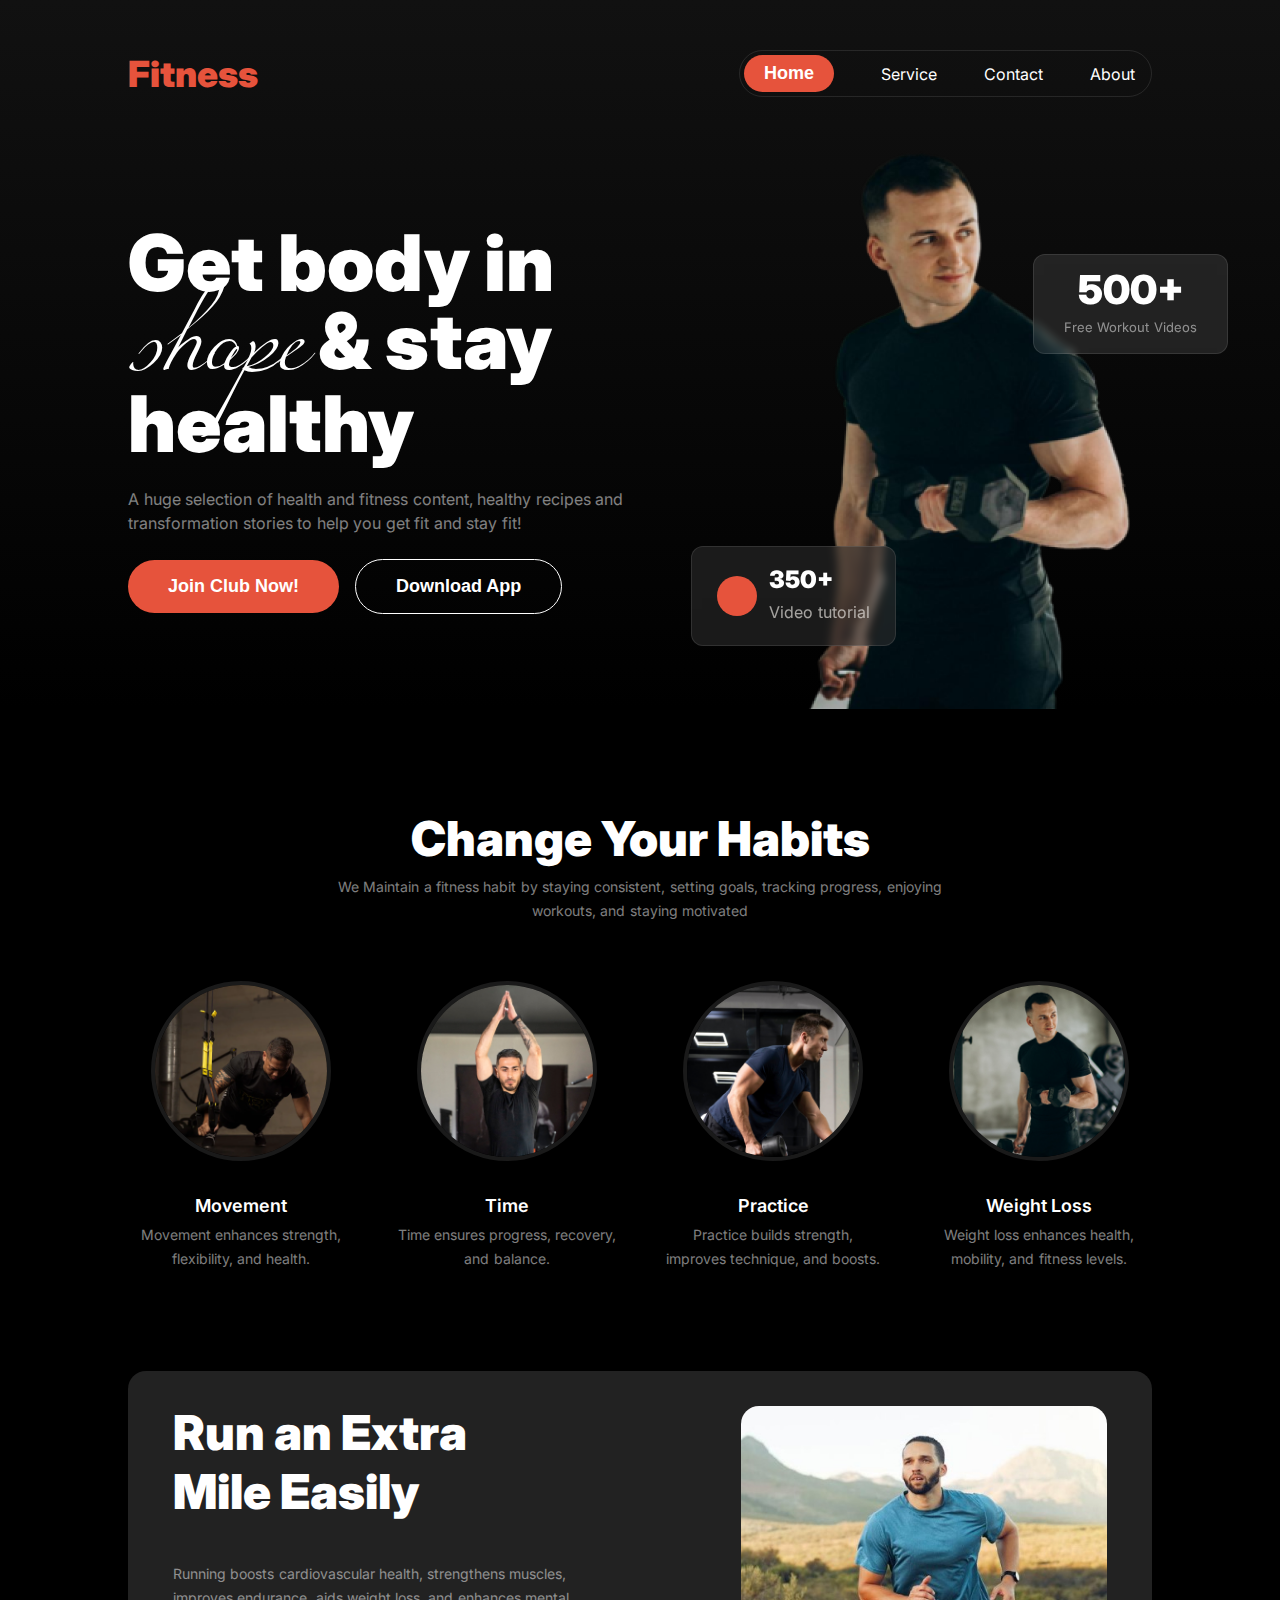
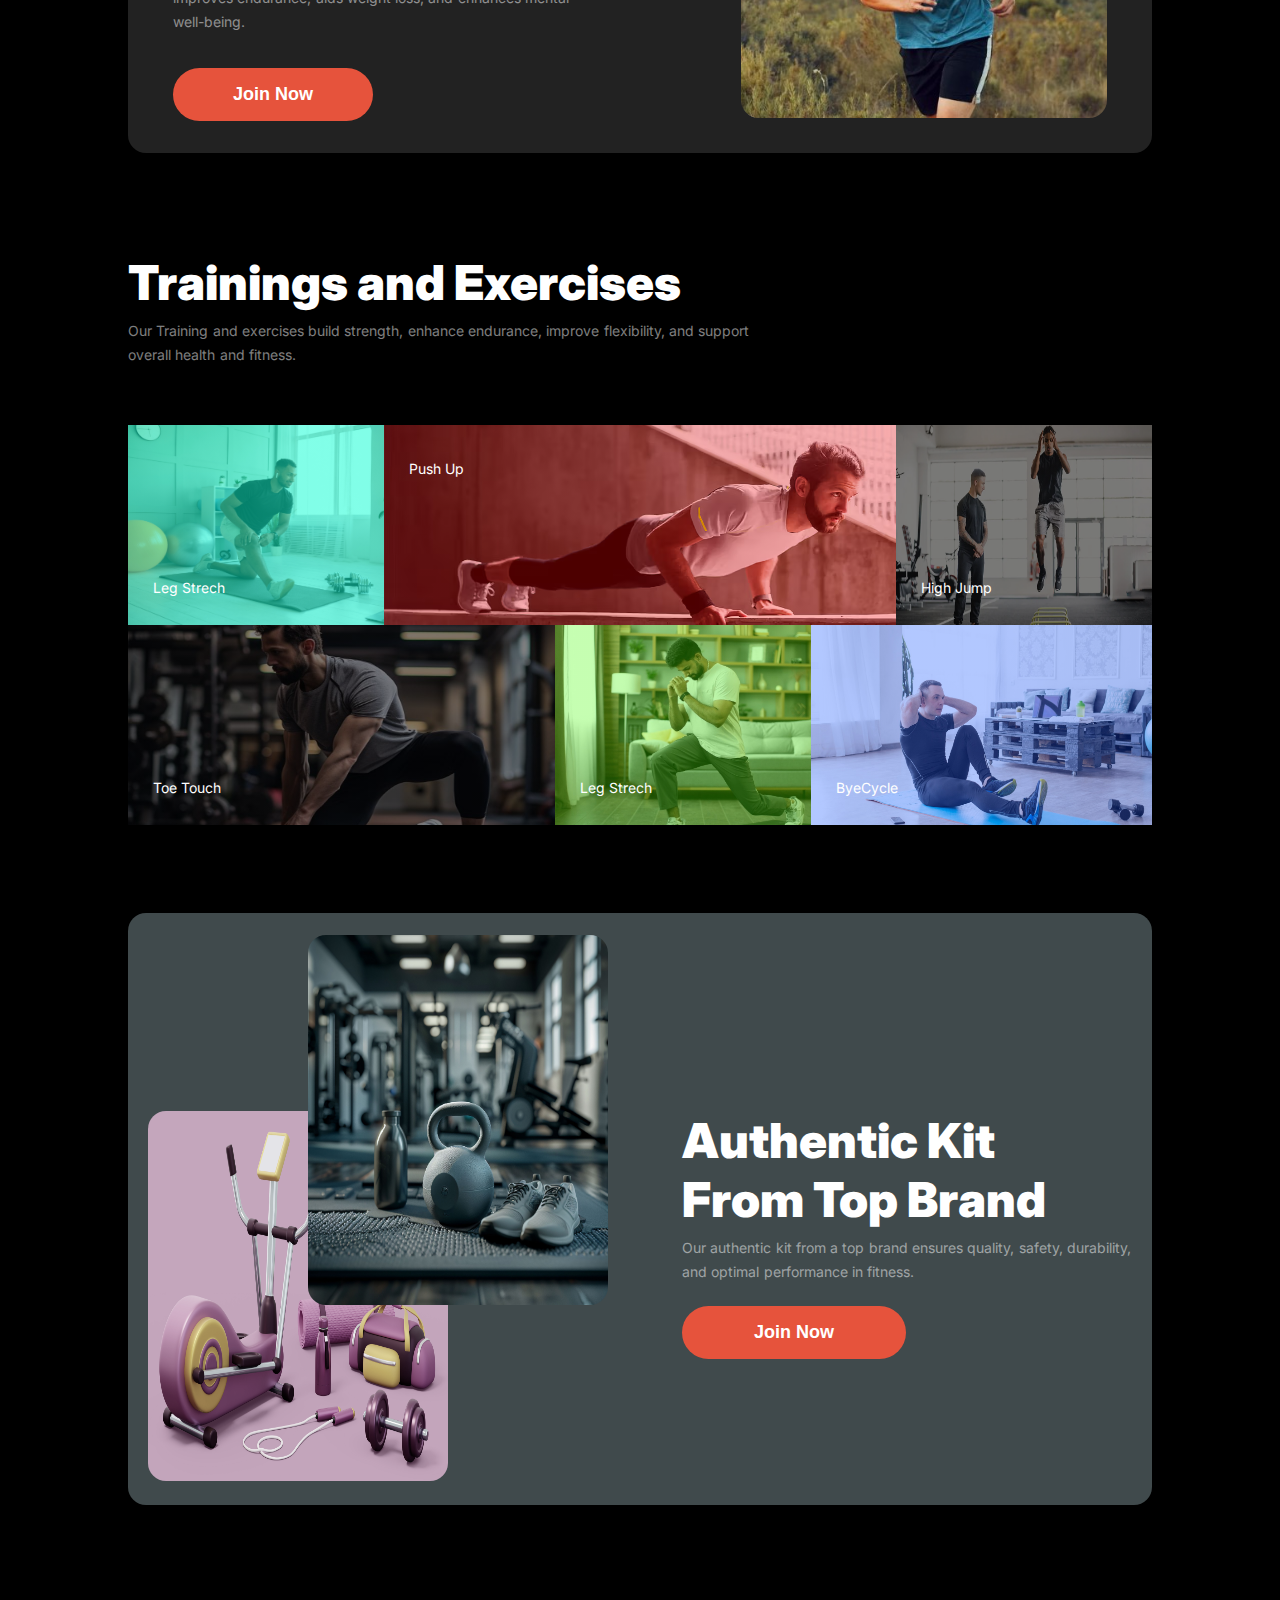
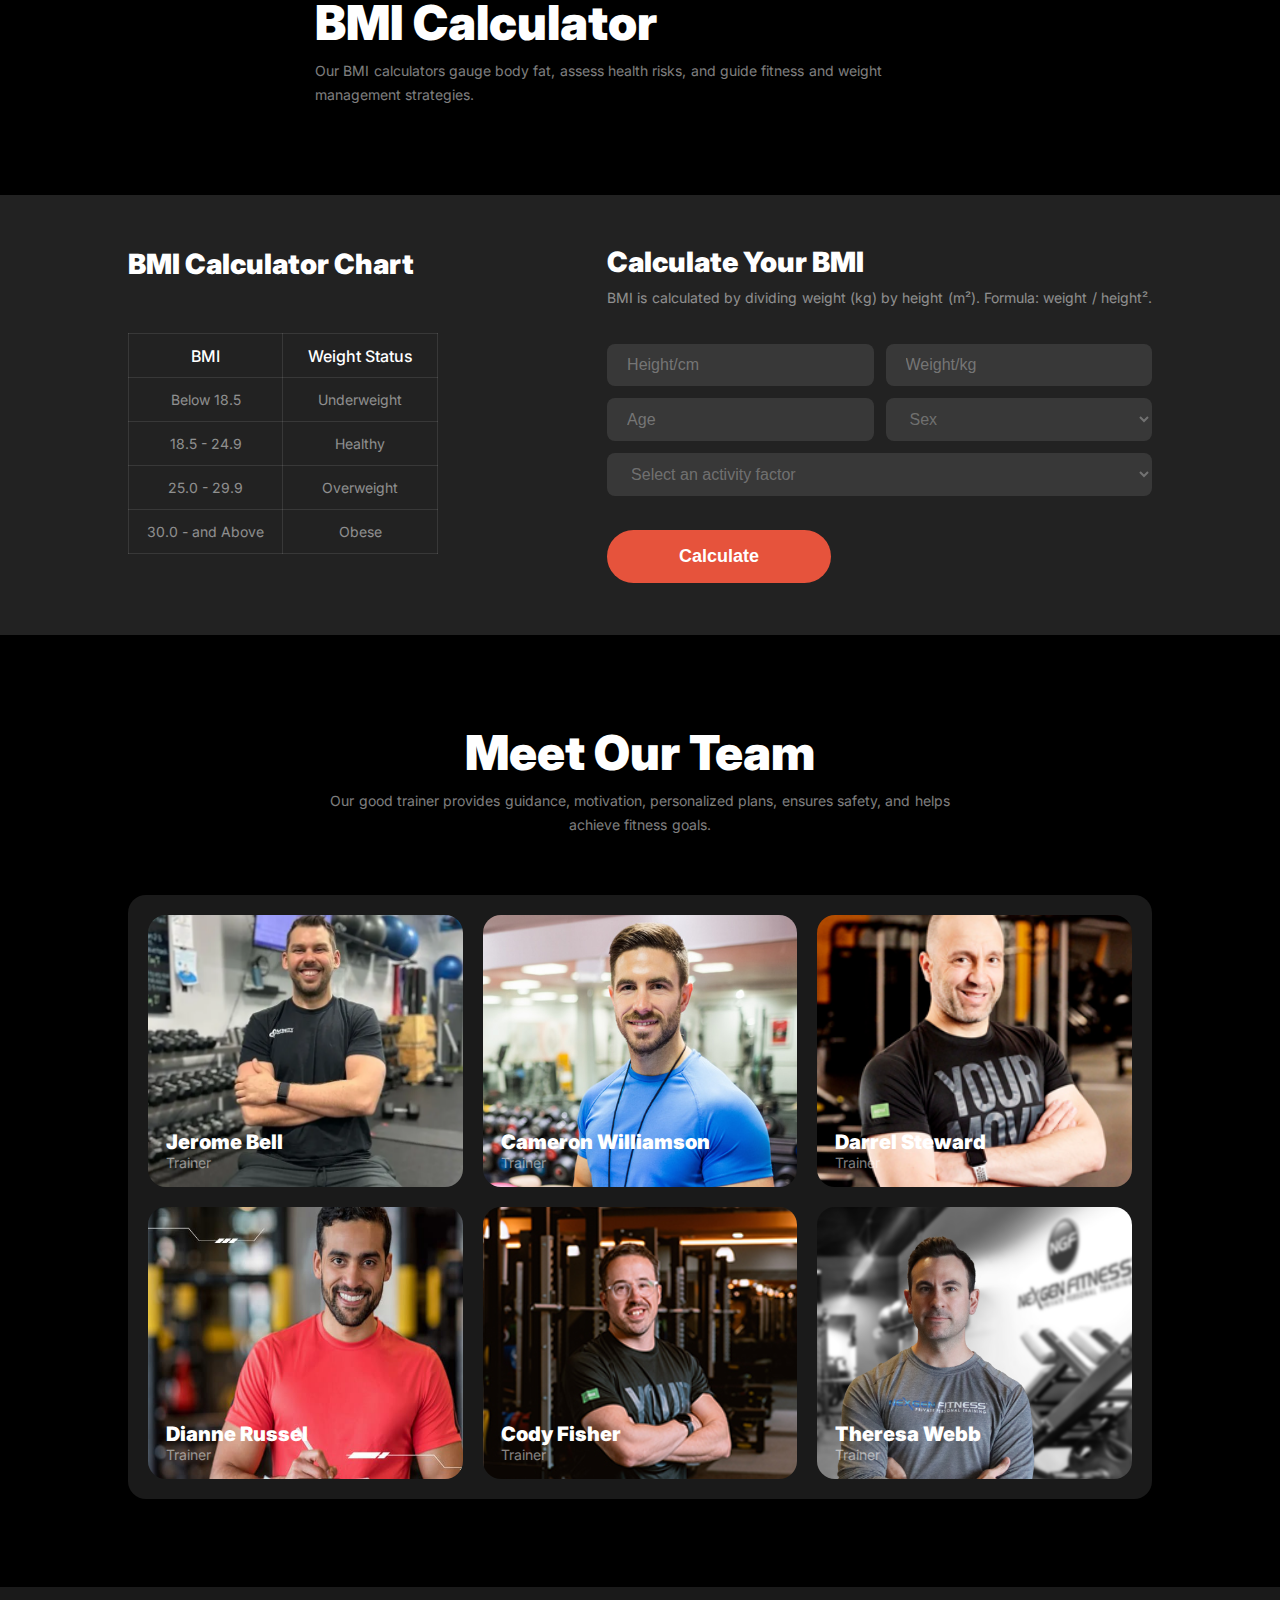
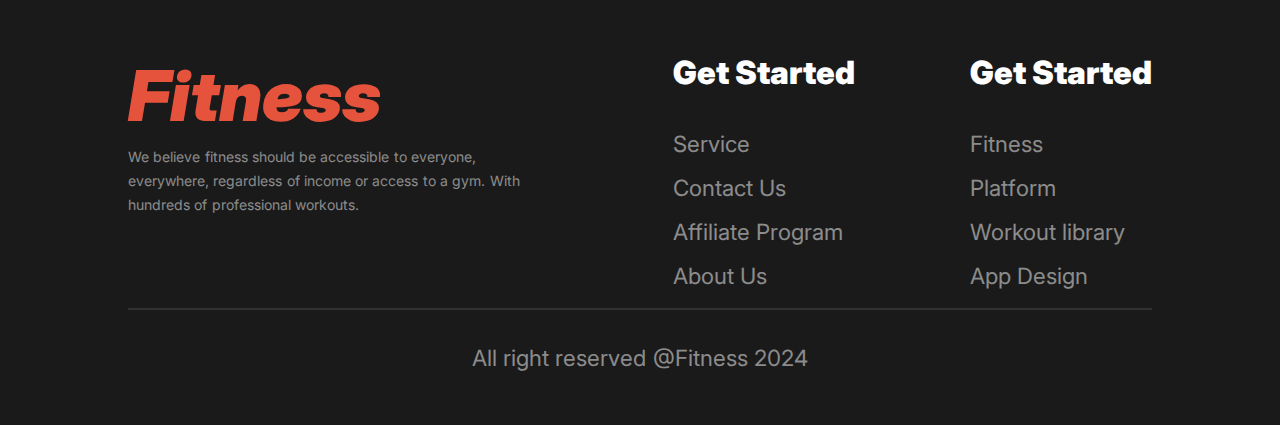
<file: index.html>
<!DOCTYPE html>
<html lang="en">
<head>
    <meta charset="UTF-8">
    <meta name="viewport" content="width=device-width, initial-scale=1.0">
    <title>Fitness</title>
    <link rel="stylesheet" href="./styles/fitness.css">
    <link rel="stylesheet" href="./styles/responcive.css">
    <link rel="stylesheet" href="https://cdnjs.cloudflare.com/ajax/libs/font-awesome/6.6.0/css/all.min.css" integrity="sha512-Kc323vGBEqzTmouAECnVceyQqyqdsSiqLQISBL29aUW4U/M7pSPA/gEUZQqv1cwx4OnYxTxve5UMg5GT6L4JJg==" crossorigin="anonymous" referrerpolicy="no-referrer" />
    <!-- <link rel="stylesheet" href="https://cdnjs.cloudflare.com/ajax/libs/font-awesome/6.6.0/css/all.min.css" integrity="sha512-Kc323vGBEqzTmouAECnVceyQqyqdsSiqLQISBL29aUW4U/M7pSPA/gEUZQqv1cwx4OnYxTxve5UMg5GT6L4JJg==" crossorigin="anonymous" referrerpolicy="no-referrer" /> -->
</head>
<bod class="inter-font">
    <header >
        <nav class="nav-bar display-flex">
            <h2 class="nav-logo">Fitness</h2>
            <ul class="display-flex nav-items">
                <li><a class="nav-item href="#"><button class="primary-btn">Home</button></a></li>
                <li><a class="nav-item href="#">Service</a></li>
                <li><a class="nav-item href="#">Contact</a></li>
                <li><a class="nav-item href="#">About</a></li>
            </ul>
            <ul class="hamburger-menu"><a class="hamburger-menu" href="#"><i class="fas fa-bars"></i></a></ul>
        </nav>
        <section class="hero display-flex">
            <div class="hero-left-container">
                <h1 class="hero-title">Get body in<br><span class="miama-font">shape</span> & stay<br>healthy</h1>
                <p class="primary-info">A huge selection of health and fitness content, healthy recipes and transformation stories to help you get fit and stay fit!</p>
                <div class="hero-buttons display-flex">
                    <button class="primary-btn hero-btn-1">
                        
                    </button>
                    <button class="primary-btn hero-btn-2">Download App</button></div>
            </div>
            <div class="hero-right-container">
                <img src="./images/Images 2.png" alt="" class="hero-image">
                <div class="hero-info-float-top">
                    
                </div>
                <div class="hero-info-content display-flex center">
                    <h2 class="hero-float-title-one">500+</h2>
                    <p class="hero-float-info-one primary-info ">Free Workout Videos</p>
                    </div>
                <div class="hero-info-float-bottom display-flex center"></div>
                <div class="hero-float-content-bottom display-flex center">
                    <div class="hero-float-circle display-flex center"><i class="fa-solid fa-play"></i></div>
                    <div class="hero-float-container">
                    <h2 class="hero-float-title-two">350+</h2>
                    <p class="hero-float-info-two">Video tutorial</p></div>
                </div>
            </div>
        </section>
    </header>
    <main>
        <section class="habit-section">
            <div class="section-title-box text-center">
                <h2 class="section-title">Change Your Habits</h2>
                <p class="primary-info">We Maintain a fitness habit by staying consistent, setting goals, tracking progress, enjoying workouts, and staying motivated</p>
            </div>
            <div class="habit-section-cards">
                <div class="habit-section-card">
                    <img src="./images/image 3.png" alt="" class="habit-section-img">
                    <h4 class="habit-card-title">Movement</h4>
                    <p class="primary-info">Movement enhances strength, flexibility, and health.</p>
                </div>
                <div class="habit-section-card">
                    <img src="./images/image 2.png" alt="" class="habit-section-img">
                    <h4 class="habit-card-title">Time</h4>
                    <p class="primary-info">Time ensures progress, recovery, and balance.</p>
                </div>
                <div class="habit-section-card">
                    <img src="./images/image 4.png" alt="" class="habit-section-img">
                    <h4 class="habit-card-title">Practice</h4>
                    <p class="primary-info">Practice builds strength, improves technique, and boosts.</p>
                </div>
                <div class="habit-section-card">
                    <img src="./images/image 5.png" alt="" class="habit-section-img">
                    <h4 class="habit-card-title">Weight Loss</h4>
                    <p class="primary-info">Weight loss enhances health, mobility, and fitness levels.</p>
                </div>
            </div>
        </section>
        <section class="extra-mile-section display-flex">
            <div class="extra-mile-content">
                <h2 class="section-title">Run an Extra <br> Mile Easily</h2>
                <p class="primary-info">Running boosts cardiovascular health, strengthens muscles, improves endurance, aids weight loss, and enhances mental well-being.</p>
                <button class="primary-btn">Join Now</button>
            </div>
            <div class="extra-mile-img"></div>
        </section>
        <section class="trainings-section">
            <div class="training-section-title-box">
                <h2 class="section-title">Trainings and Exercises</h2>
                <p class="primary-info">Our Training and exercises build strength, enhance endurance, improve flexibility, and support overall health and fitness.</p>
            </div>
            <div class="trainings">
                <div class="training-img-1 display-flex">
                    <p class="primary-info">Leg Strech</p>
                </div>
                <div class="training-img-2 display-flex">
                    <p class="primary-info">Push Up</p>
                </div>
                <div class="training-img-3 display-flex">
                    <p class="primary-info">High Jump</p>
                </div>
                <div class="training-img-4 display-flex">
                    <p class="primary-info">Toe Touch</p>
                </div>
                <div class="training-img-5 display-flex">
                    <p class="primary-info">Leg Strech</p>
                </div>
                <div class="training-img-6 display-flex">
                    <p class="primary-info">ByeCycle</p>
                </div>
            </div>
        </section>
        <section class="equipment-section display-flex">
            <div class="epq-sec-left">
                <img src="./images/gym3.jpg" class="eqp-img eqp-img-1">
                <img src="./images/gym1.jpg" class="eqp-img eqp-img-2">
            </div>
            <div class="epq-sec-right">
                <h2 class="section-title">Authentic Kit<br>From Top Brand</h2>
                <p class="primary-info">Our authentic kit from a top brand ensures quality, safety, durability, and optimal performance in fitness.</p>
                <button class="primary-btn">Join Now</button>
            </div>
        </section>
        <div class="cal-sec-title-box">
            <h2 class="section-title">BMI Calculator</h2>
            <p class="primary-info">Our BMI calculators gauge body fat, assess health risks, and guide fitness and weight management strategies.</p>
        </div>
        <section class="calculator-section">
            
            <div class="calculator-container display-flex">
                <div class="calculator-chart">
                    <table class="cal-chart text-center">
                        <caption class="cal-chart-title section-title">BMI Calculator Chart</caption>
                        <thead>
                            <tr>
                              <th>BMI</th>
                              <th>Weight Status</th>
                            </tr>
                          </thead>
                          <tbody>
                            <tr>
                              <td>Below 18.5</td>
                              <td>Underweight</td>
                            </tr>
                            <tr>
                                <td>18.5 - 24.9</td>
                                <td>Healthy</td>
                              </tr>
                              <tr>
                                <td>25.0 - 29.9</td>
                                <td>Overweight</td>
                              </tr>
                              <tr>
                                <td>30.0 - and Above</td>
                                <td>Obese</td>
                              </tr>
                          </tbody>
                    </table>
                </div>
                <div class="calculator-form">
                    <div class="cal-form-title-box">
                        <h2 class="cal-chart-title section-title">Calculate Your BMI</h2>
                        <p class="primary-info">BMI is calculated by dividing weight (kg) by height (m²). Formula: weight / height².</p>
                    </div>
                    <form>
                        <label for="height">
                            <input type="text" name="height" id="height" placeholder="Height/cm">
                            <input type="text" name="weight" id="weight" placeholder="Weight/kg">
                        </label>
                        <label for="age">
                            <input type="text" name="age" id="age" placeholder="Age">
                            <select name="sex" id="sex" placeholder="Sex">
                                <option selected disabled>Sex</option>
                                <option value="male">Male</option>
                                <option value="female">Female</option>
                            </select>
                        </label>
                        <label for="factor">
                            <select name="factor" id="factor">
                                <option selected disabled>Select an activity factor</option>
                                <option value="A">A</option>
                                <option value="B">B</option>
                            </select>
                        </label>
                    </form>
                    <button class="primary-btn">Calculate</button>
                </div>
            </div>
        </section>
        <section class="team-seciton">
            <div class="team-section-title-box text-center">
                <h2 class="section-title">Meet Our Team</h2>
                <p class="primary-info">Our good trainer provides guidance, motivation, personalized plans, ensures safety, and helps achieve fitness goals.</p>
            </div>
            <div class="team-members text-white">
                <div class="team-mem-box team-mem-img-1">
                    <div class="member-info">
                        <h4 class="member-name">Jerome Bell</h4>
                        <p class="member-roll">Trainer</p>
                    </div>
                </div>
                <div class="team-mem-box team-mem-img-2">
                    <div class="member-info">
                        <h4 class="member-name">Cameron Williamson</h4>
                        <p class="member-roll">Trainer</p>
                    </div>
                </div>
                <div class="team-mem-box team-mem-img-3">
                    <div class="member-info">
                        <h4 class="member-name ">Darrel Steward</h4>
                        <p class="member-roll">Trainer</p>
                    </div>
                </div>
                <div class="team-mem-box team-mem-img-4">
                    <div class="member-info">
                        <h4 class="member-name">Dianne Russel</h4>
                        <p class="member-roll">Trainer</p>
                    </div>
                </div>
                <div class="team-mem-box team-mem-img-5">
                    <div class="member-info">
                        <h4 class="member-name">Cody Fisher</h4>
                        <p class="member-roll">Trainer</p>
                    </div>
                </div>
                <div class="team-mem-box team-mem-img-6">
                    <div class="member-info">
                        <h4 class="member-name">Theresa Webb</h4>
                        <p class="member-roll">Trainer</p>
                    </div>
                </div>
            </div>
        </section>
    </main>
    <footer>
        <div class="footer-section display-flex">
            <div class="footer-left"><h1 class="nav-logo">Fitness</h1>
            <p class="primary-info">We believe fitness should be accessible to everyone, everywhere, regardless of income or access to a gym. With hundreds of professional workouts.</p></div>
            <div class="footer-middle">
                <h2 class="section-title footer-title">Get Started</h2>
                <ul>
                    <li class="primary-info footer-list-item">Service</li>
                    <li class="primary-info footer-list-item">Contact Us</li>
                    <li class="primary-info footer-list-item">Affiliate Program</li>
                    <li class="primary-info footer-list-item">About Us</li>
                </ul>
            </div>
            <div class="footer-right">
                <h2 class="section-title footer-title">Get Started</h2>
                <ul>
                    <li class="primary-info footer-list-item">Fitness</li>
                    <li class="primary-info footer-list-item">Platform</li>
                    <li class="primary-info footer-list-item">Workout library</li>
                    <li class="primary-info footer-list-item">App Design</li>
                </ul>
            </div>
        </div>
        <hr class="footer-rule">
        <p class="primary-info footer-list-item text-center">
            All right reserved @Fitness 2024
        </p>
    </footer>
</body>
</html>
</file>
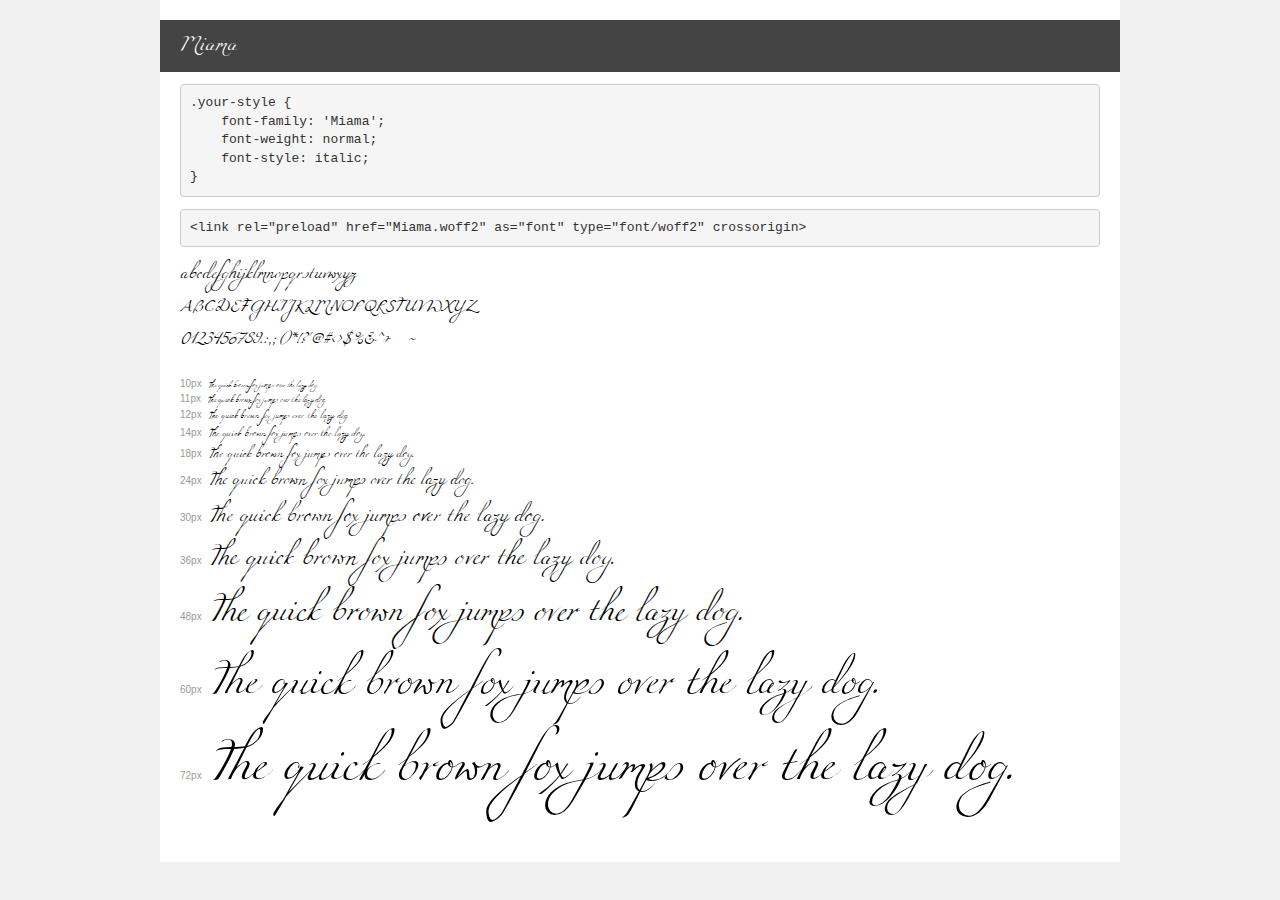
<file: styles/demo.html>
<!DOCTYPE html>
<html lang="en">
<head>
    <meta charset="utf-8">
    <meta http-equiv="X-UA-Compatible" content="IE=edge">
    <meta name="viewport" content="width=device-width, initial-scale=1">
    <meta name="robots" content="noindex, noarchive">
    <meta name="format-detection" content="telephone=no">
    <title>Transfonter demo</title>
    <link href="stylesheet.css" rel="stylesheet">
    <style>
        /*
        http://meyerweb.com/eric/tools/css/reset/
        v2.0 | 20110126
        License: none (public domain)
        */
        html, body, div, span, applet, object, iframe,
        h1, h2, h3, h4, h5, h6, p, blockquote, pre,
        a, abbr, acronym, address, big, cite, code,
        del, dfn, em, img, ins, kbd, q, s, samp,
        small, strike, strong, sub, sup, tt, var,
        b, u, i, center,
        dl, dt, dd, ol, ul, li,
        fieldset, form, label, legend,
        table, caption, tbody, tfoot, thead, tr, th, td,
        article, aside, canvas, details, embed,
        figure, figcaption, footer, header, hgroup,
        menu, nav, output, ruby, section, summary,
        time, mark, audio, video {
            margin: 0;
            padding: 0;
            border: 0;
            font-size: 100%;
            font: inherit;
            vertical-align: baseline;
        }
        /* HTML5 display-role reset for older browsers */
        article, aside, details, figcaption, figure,
        footer, header, hgroup, menu, nav, section {
            display: block;
        }
        body {
            line-height: 1;
        }
        ol, ul {
            list-style: none;
        }
        blockquote, q {
            quotes: none;
        }
        blockquote:before, blockquote:after,
        q:before, q:after {
            content: '';
            content: none;
        }
        table {
            border-collapse: collapse;
            border-spacing: 0;
        }
        /* demo styles */
        body {
            background: #f0f0f0;
            color: #000;
        }
        .page {
            background: #fff;
            width: 920px;
            margin: 0 auto;
            padding: 20px 20px 0 20px;
            overflow: hidden;
        }
        .font-container {
            overflow-x: auto;
            overflow-y: hidden;
            margin-bottom: 40px;
            line-height: 1.3;
            white-space: nowrap;
            padding-bottom: 5px;
        }
        h1 {
            position: relative;
            background: #444;
            font-size: 32px;
            color: #fff;
            padding: 10px 20px;
            margin: 0 -20px 12px -20px;
        }
        .letters {
            font-size: 25px;
            margin-bottom: 20px;
        }
        .s10:before {
            content: '10px';
        }
        .s11:before {
            content: '11px';
        }
        .s12:before {
            content: '12px';
        }
        .s14:before {
            content: '14px';
        }
        .s18:before {
            content: '18px';
        }
        .s24:before {
            content: '24px';
        }
        .s30:before {
            content: '30px';
        }
        .s36:before {
            content: '36px';
        }
        .s48:before {
            content: '48px';
        }
        .s60:before {
            content: '60px';
        }
        .s72:before {
            content: '72px';
        }
        .s10:before, .s11:before, .s12:before, .s14:before,
        .s18:before, .s24:before, .s30:before, .s36:before,
        .s48:before, .s60:before, .s72:before {
            font-family: Arial, sans-serif;
            font-size: 10px;
            font-weight: normal;
            font-style: normal;
            color: #999;
            padding-right: 6px;
        }
        pre {
            display: block;
            padding: 9px;
            margin: 0 0 12px;
            font-family: Monaco, Menlo, Consolas, "Courier New", monospace;
            font-size: 13px;
            line-height: 1.428571429;
            color: #333;
            font-weight: normal;
            font-style: normal;
            background-color: #f5f5f5;
            border: 1px solid #ccc;
            overflow-x: auto;
            border-radius: 4px;
        }
        /* responsive */
        @media (max-width: 959px) {
            .page {
                width: auto;
                margin: 0;
            }
        }
    </style>
</head>
<body>
<div class="page">
    <div class="demo">
        <h1 style="font-family: 'Miama'; font-weight: normal; font-style: italic;">Miama</h1>
        <pre title="Usage">.your-style {
    font-family: 'Miama';
    font-weight: normal;
    font-style: italic;
}</pre>
        <pre title="Preload (optional)">
&lt;link rel=&quot;preload&quot; href=&quot;Miama.woff2&quot; as=&quot;font&quot; type=&quot;font/woff2&quot; crossorigin&gt;</pre>
        <div class="font-container" style="font-family: 'Miama'; font-weight: normal; font-style: italic;">
            <p class="letters">
                abcdefghijklmnopqrstuvwxyz<br>
ABCDEFGHIJKLMNOPQRSTUVWXYZ<br>
                0123456789.:,;()*!?'@#&lt;&gt;$%&^+-=~
            </p>
            <p class="s10" style="font-size: 10px;">The quick brown fox jumps over the lazy dog.</p>
            <p class="s11" style="font-size: 11px;">The quick brown fox jumps over the lazy dog.</p>
            <p class="s12" style="font-size: 12px;">The quick brown fox jumps over the lazy dog.</p>
            <p class="s14" style="font-size: 14px;">The quick brown fox jumps over the lazy dog.</p>
            <p class="s18" style="font-size: 18px;">The quick brown fox jumps over the lazy dog.</p>
            <p class="s24" style="font-size: 24px;">The quick brown fox jumps over the lazy dog.</p>
            <p class="s30" style="font-size: 30px;">The quick brown fox jumps over the lazy dog.</p>
            <p class="s36" style="font-size: 36px;">The quick brown fox jumps over the lazy dog.</p>
            <p class="s48" style="font-size: 48px;">The quick brown fox jumps over the lazy dog.</p>
            <p class="s60" style="font-size: 60px;">The quick brown fox jumps over the lazy dog.</p>
            <p class="s72" style="font-size: 72px;">The quick brown fox jumps over the lazy dog.</p>
        </div>
    </div>

</div>
</body>
</html>
</file>
<file: styles/fitness.css>
@import url("https://fonts.googleapis.com/css2?family=Inter:wght@100..900&display=swap");
* {
  padding: 0;
  margin: 0;
  box-sizing: border-box;
  list-style-type: none;
  text-decoration: none;
}
body {
  background-color: black;
}
@font-face {
  font-family: "Miama";
  src: url(../styles/Miama.woff) format("woff");
  src: url(../styles/Miama.woff2) format("woff2");
  src: url(../styles/Miama.otf) format("otf");
  src: url(../styles/Miama.ttf) format("truetype");
}

/* Shared Styles */
.inter-font {
  font-family: "Inter", sans-serif;
  font-optical-sizing: auto;
  font-weight: normal;
  font-style: normal;
}
.miama-font {
  font-family: "Miama";
  font-weight: 300;
  font-style: italic;
  font-size: 8rem;
  line-height: 50%;
}
.text-white {
  color: #ffffff;
}
.text-center {
  text-align: center;
}
.primary-info {
  font-size: 0.875rem;
  line-height: 1.5rem;
  word-spacing: 0.3px;
  color: rgba(255, 255, 255, 0.5);
  margin-top: 7px;
}
.section-title {
  font-size: 3rem;
  font-weight: 900;
  color: #ffffff;
}
.primary-btn {
  padding: 16px 40px;
  border-radius: 42px;
  background-color: #e6533c;
  font-size: 1.125rem;
  font-weight: 600;
  color: #ffffff;
  border: none;
  cursor: pointer;
}
.display-flex {
  display: flex;
}
.center {
  justify-content: center;
  align-items: center;
}

.nav-bar,
.hero,
.habit-section,
.extra-mile-section,
.trainings-section,
.calculator-container,
.cal-sec-title-box,
.team-seciton,
.footer-section,
.footer-rule,
.equipment-section 
 {
  max-width: 1440px;
  width: 80%;
  margin: 0 auto;
}

/* Nav-bar styels */
header {
  background: linear-gradient(to top, #77777700, #111111);
  padding-top: 50px;
}
.nav-bar {
  align-items: center;
  justify-content: space-between;
}
.nav-items {
  align-items: center;
  gap: 47px;
  border-radius: 39px;
  border: 1px solid rgba(255, 255, 255, 0.1);
  padding: 4px 16px 4px 4px;
}
.nav-logo {
  color: #e6533c;
  font-size: 2.25rem;
  font-weight: 900;
}
.nav-item,
.hamburger-menu {
  color: #ffffff;
}
.nav-item .primary-btn {
  padding: 8px 20px;
}
.hamburger-menu {
  display: none;
  font-size: 1.5rem;
}

/* Hero section  */
.hero-btn-1::before {
  content: "Join Club Now!";
}
.hero {
  padding: 32px 0 0px;
  align-items: center;
  justify-content: space-between;
  gap: 170px;
}
.hero-title {
  font-size: 4.875rem;
  font-weight: 900;
  line-height: 100%;
  color: #ffffff;
}
.hero-left-container .primary-info {
  font-size: 1rem;
  word-spacing: 0.5px;
  line-height: 1.5rem;
  margin-top: 24px;
}
.hero-right-container {
  max-width: 350px;
  height: 580px;
  flex-shrink: 0;
  position: relative;
}
.hero-image {
  width: 100%;
  height: 100%;
}
.hero-left-container .hero-buttons {
  margin-top: 24px;
  gap: 16px;
  align-items: center;
}
.hero-btn-2 {
  border: 1px solid #ffffff;
  background-color: rgba(0, 0, 0, 0);
}
.hero-float-title-one {
  color: #ffffff;
  font-size: 2.5rem;
  font-weight: 900;
  line-height: 40px;
}
.hero-float-info-one {
  font-size: 0.8125rem;
  margin-top: 5px;
}

.hero-info-float-top {
  width: 195px;
  height: 100px;
  border-radius: 12px;
  background-color: rgba(255, 255, 255, 0.1);
  backdrop-filter: blur(4px);
  position: absolute;
  left: 230px;
  top: 125px;
  border: 1px solid rgba(255, 255, 255, 0.1);
}

.hero-info-content {
  flex-direction: column;
  width: 195px;
  height: 100px;
  border-radius: 12px;
  position: absolute;
  left: 230px;
  top: 125px;
  z-index: 1;
}
.hero-info-float-bottom {
  width: 205px;
  height: 100px;
  border-radius: 12px;
  background-color: rgba(48, 48, 48, 0.54);
  backdrop-filter: blur(4px);
  position: absolute;
  bottom: 63px;
  right: 256px;
  border: 1px solid rgba(255, 255, 255, 0.1);
}
.hero-float-circle {
  width: 40px;
  height: 40px;
  border-radius: 50%;
  background-color: #e6533c;
  color: white;
}
.hero-float-container {
  flex-direction: column;
}
.hero-float-content-bottom {
  width: 205px;
  height: 100px;
  position: absolute;
  bottom: 63px;
  right: 256px;
  gap: 12px;
}
.hero-float-title-two {
  font-size: 1.5rem;
  font-weight: 900;
  word-spacing: 0.3px;
  line-height: 24px;
  color: #ffffff;
}
.hero-float-info-two {
  font-size: 1rem;
  line-height: 24px;
  word-spacing: 0.5px;
  color: rgba(239, 237, 232, 0.65);
  margin-top: 8px;
}

/* Habit section */
.habit-section {
  margin: 100px auto;
}
.habit-section-cards {
  display: grid;
  grid-template-columns: repeat(4, 1fr);
  text-align: center;
  gap: 40px;
  justify-items: center;
  margin: 58px auto 0;
}
.habit-section-card {
  width: 220px;
}
.habit-section-img {
  width: 180px;
  height: 180px;
  border-radius: 50%;
  border: 4px solid rgba(255, 255, 255, 0.1);
  margin-bottom: 30px;
}
.habit-card-title {
  font-size: 1.125rem;
  color: #ffffff;
  font-weight: 600;
}
/* Extra Mile Section */
.extra-mile-content {
  max-width: 400px;
  display: flex;
  flex-direction: column;
  gap: 34px;
  align-items: start;
}
.extra-mile-content .primary-btn {
  width: 50%;
}
.extra-mile-section {
  justify-content: space-between;
  align-items: center;
  padding: 32px 45px;
  border-radius: 18px;
  background-color: #222222;
  margin-bottom: 100px;
}
.extra-mile-img {
  width: 366px;
  height: 312px;
  background-image: url("../images/run1.jpg");
  background-size: cover;
  border-radius: 18px;
}
/* Trainings Section */
.trainings{
  display: grid;
  grid-template-columns: repeat(12,1fr);
  grid-template-rows: repeat(12,1fr);
  margin-bottom: 88px;
}
.trainings .primary-info{
  color: #ffffff;
}

.training-img-1{
  grid-column: 1/4 span;
  grid-row: 1/6 span;
  height: 200px;
  background: linear-gradient(rgba(6, 255, 210, 0.5),rgba(6, 255, 210, 0.5)) ,url('../images/exercise1.jpg');
  background-size: cover;
  background-size: 100% 100%;
  background-repeat: no-repeat;
  padding: 25px;
  align-items: flex-end;
}
.training-img-2{
  grid-column: 4/9 span;
  grid-row: 1/6 span;
  height: 200px;
  background: linear-gradient(rgba(255, 0, 0, 0.3),rgba(255, 0, 0, 0.3)) ,url('../images/exercise21.png');
  background-size: contain;
  background-size: 80% 100%;
  background-repeat: no-repeat;
  padding: 25px;
  align-items: flex-start;
}
.training-img-3{
  grid-column: 10/13 span;
  grid-row: 1/6 span;
  height: 200px;
  background: linear-gradient(rgba(0, 0, 0, 0.5),rgba(0, 0, 0, 0.5)) ,url('../images/exercise3.png');
  background-size: 100% 100%;
  background-repeat: no-repeat;
  padding: 25px;
  align-items: flex-end;
}
.training-img-4{
  grid-column: 1/6 span;
  grid-row: 7/13 span;
  height: 200px;
  background: linear-gradient(rgba(0, 0, 0, 0.5),rgba(0, 0, 0, 0.5)) ,url('../images/exercise41.png');
  background-size: 100% 100%;
  background-repeat: no-repeat;
  padding: 25px;
  align-items: flex-end;
}
.training-img-5{
  grid-column: 6/9 span;
  grid-row: 7/13 span;
  background: linear-gradient(rgba(66, 255, 0, 0.3),rgba(66, 255, 0, 0.3)) ,url('../images/exercise51.jpg');
  background-size: contain;
  background-size: 50% 100%;
  background-repeat: no-repeat;
  padding: 25px;
  align-items: flex-end;
}
.training-img-6{
  grid-column: 9/13 span;
  grid-row: 7/13 span;
  /* width: 100%; */
  background: linear-gradient(rgba(0, 71, 255, 0.3),rgba(0, 71, 255, 0.3)) ,url('../images/exercise61.jpg');
  background-size: 100% 100%;
  background-repeat: no-repeat;
  padding: 25px;
  align-items: flex-end;
}
.training-section-title-box{
  max-width: 641px;
  margin-bottom: 58px;
}

/* Calulator section*/
.calculator-section{
  background-color: #222222;
  padding-bottom: 52px;
  margin-bottom: 88px;
}
.calculator-container {
  justify-content: space-between;
}
.calculator-chart{
  max-width: 310px;
  margin-top: 52px;
}
table caption{
  margin-bottom: 52px;
}
.cal-chart-title{
  font-size: 1.75rem;
  text-align: left;
}
table,th,tr,td{
  border: 1px solid rgba(255, 255, 255, 0.1);
  border-collapse: collapse;
}
th,tr,td{
  height: 44px;
  width: 155px;
}
th{
  font-size: 1rem;
  font-weight: 500;
  color: white;
}
td{
  font-size: 0.875rem;
  font-weight: 400;
  color: rgba(255, 255, 255, 0.5);
}
.calculator-form{
  max-width: 577px;
  margin-top: 50px;
}
form{
  margin-top: 34px;
}
label{
  display: flex;
  width: 100%;
  gap: 12px;
}
label>*{
  width: 100%;
  margin-bottom: 12px;
}
input,select{
  padding: 12px 20px;
  border: none;
  border-radius: 8px;
  background-color: rgba(255, 255, 255, 0.1);
  font-size: 1rem;
  color: rgba(255, 255, 255, 0.6);
}
option{
  background-color: #000000;
}
select{
  /* appearance: none; */
  color: rgba(255, 255, 255, 0.295);
}
.cal-sec-title-box{
  max-width: 650px;
  margin-bottom: 88px;
}
.calculator-form .primary-btn{
  width: 224px;
  margin-top: 22px;
}
/* team Section */
.team-members{
  display: grid;
  grid-template-columns: repeat(3,1fr);
  padding: 20px;
  gap: 20px;
  background-color: rgba(255, 255, 255, 0.1);
  border-radius: 18px;
  margin-top: 58px;
}
.member-roll{
  font-size: 0.875rem;
  color: rgba(255, 255, 255, 0.5);
}
.member-name{
  font-size: 1.25rem;
  color: #ffffff;
  font-weight: 900;
}
.team-mem-box{
  display: flex;
  align-items: end;
  height: 272px;
  border-radius: 18px;
  padding: 16px 18px;
  background-size: cover;
  background-position: center center;
}
.team-mem-img-1{
  background-image: url(../images/trainer1.png);
}
.team-mem-img-1{
  background-image: url(../images/trainer1.png);
}
.team-mem-img-2{
  background-image: url(../images/trainer2.png);
}
.team-mem-img-3{
  background-image: url(../images/trainer3.png);
}

.team-mem-img-4{
  background-image: url(../images/trainer4.png);
  background-size: 130% 100%;
}
.team-mem-img-5{
  background-image: url(../images/trainer5.png);
}
.team-mem-img-6{
  background-image: url(../images/trainer6.png);
}
.team-section-title-box{
  max-width: 671px;
  margin: 0 auto;
}
.team-seciton{
  margin-bottom: 88px;
}

/* Footer section */
.footer-section{
  justify-content: space-between;
}
.footer-left{
  max-width: 430px;
}
.footer-title{
  font-size: 2rem;
  margin-bottom: 40px;
}
.footer-list-item{
  font-size: 1.4rem;
  margin-bottom: 20px;
  cursor: pointer;
}
.footer-left .nav-logo{
font-size: 4.375rem;
font-style: italic;
}
footer{
  background-color: rgba(255, 255, 255, 0.1);
  padding: 66px 0 35px;
}
.footer-rule{
  border: none;
  height: 2px;
  background-color: rgba(255, 255, 255, 0.1);
  margin-bottom: 36px;
}
/* Bonus section */
.equipment-section{
  justify-content: space-between;
  padding: 198px 20px 20px;
  background-color: #59686bb6;
  border-radius: 18px;
  margin-bottom: 88px;
}
.epq-sec-left{
  position: relative;
}
.eqp-img-1{
  filter: grayscale(60%);
}
.eqp-img-2{
  position: absolute;
  bottom: 180px;
  left: 160px;
}
.eqp-img{
  width: 300px;
  height: 370px;
  border-radius: 18px;
}
.epq-sec-right{
  max-width:450px;
}

.epq-sec-right .primary-btn{
  width: 224px;
  margin-top: 22px;
}
.section-title-box {
  max-width: 671px;
  margin: 0 auto;
}
</file>
<file: styles/responcive.css>
@media screen and (max-width: 576px) {
  .nav-bar,
  .hero,
  .habit-section,
  .extra-mile-section,
  .trainings-section,
  .calculator-container,
  .cal-sec-title-box,
  .team-seciton,
  .footer-section,
  .footer-rule,
  .equipment-section{
    width: 95%;
    margin: 0 auto;
  }
  .hero,
  .extra-mile-section,
  .calculator-container {
    flex-direction: column;
  }
  .nav-items {
    display: none;
  }
  .hamburger-menu {
    display: block;
  }
  /* Hero section */
  .hero {
    gap: 50px;
  }
  .hero-title {
    font-size: 2.25rem;
  }
  .miama-font {
    font-size: 4.5rem;
  }

  .hero-btn-1::before {
    content: "Join Now!";
  }
  .hero-buttons {
    display: grid;
    grid-template-columns: repeat(2, 1fr);
  }
  .hero-buttons .primary-btn {
    padding: 16px 0;
  }
  .hero-info-float-top,
  .hero-info-content {
    left: 188px;
    top: 48px;
    height: 85px;
  width: 160px;

  }
  .hero-info-float-bottom,
  .hero-float-content-bottom {
    bottom: 245px;
    right: 175px;
    height: 85px;
  width: 170px;

  }
.hero-float-title-one {
  font-size: 2rem;
}
.hero-float-info-one {
  font-size: 0.6rem;
  margin-top: 2px;
}
.hero-float-title-two {
  font-size: 1.3rem;
}
.hero-float-info-two {
  font-size: 0.8rem;
  line-height: normal;
  margin-top: 8px;

}
  /* habit section */
  .habit-section-cards {
    grid-template-columns: repeat(1, 1fr);
  }
  .section-title {
    font-size: 2rem;
  }
  .habit-section {
    margin: 0 auto 60px;
  }
  .extra-mile-section {
    gap: 30px;
    padding: 32px;
  }
  .extra-mile-content .primary-btn {
    width: 100%;
    margin-top: 10px;
  }
  .extra-mile-content {
    gap: 14px;
    max-width: 287px;
  }
  .extra-mile-img {
    width: 287px;
    height: 170px;
    background-image: url("../images/run2.jpg");
    background-size: cover;
  }
  .trainings {
    margin-bottom: 30px;
  }
  .training-img-6,
  .training-img-3 {
    display: none;
  }
  .training-img-1 {
    grid-column: 1/7 span;
    background-size: contain;
    background-size: 100% 100%;
  }
  .training-img-2 {
    grid-column: 7/13;
    background-size: auto;
    background: linear-gradient(rgba(255, 0, 0, 0.3), rgba(255, 0, 0, 0.3)),
      url("../images/exercise22.png");
    background-size: 100% 100%;
    background-repeat: no-repeat;
  }
  .training-img-4 {
    grid-column: 1/6 span;
    background: linear-gradient(rgba(0, 0, 0, 0.5), rgba(0, 0, 0, 0.5)),
      url("../images/exercise42.png");
    /* background-size: cover; */
    background-size: 100% 100%;
    background-repeat: no-repeat;
  }
  .training-img-5 {
    grid-column: 7/13 span;
    background-size: 100% 100%;
    background-repeat: no-repeat;
  }
  .training-section-title-box {
    max-width: 381px;
    margin-top: 58px;
  }
  /* calculator section */
  .cal-sec-title-box {
    max-width: auto;
    /* margin-bottom: 32px; */
    margin: 0 auto 32px;
  }
  .calculator-form,
  .calculator-chart {
    max-width: auto;
  }
  .cal-chart-title {
    font-size: 1.2rem;
  }
  .calculator-section {
    margin-bottom: 66px;
  }
  /* team section */
  .team-seciton {
    margin-bottom: 66px;
  }
  .team-members {
    grid-template-columns: repeat(1, 1fr);
    grid-template-rows: repeat(4, 1fr);
  }
  .team-mem-img-5 {
    grid-row: 2/3;
  }

  .team-mem-img-1,
  .team-mem-img-4 {
    display: none;
  }
  .footer-section{
    flex-direction: column;
    gap: 30px;
    margin-bottom: 40px;
  }
.footer-rule{
  margin-bottom: 36px;
}
.equipment-section{
  flex-direction: column;
  gap: 36px;
  margin-bottom: 66px;
  margin-top: 66px;
}
.eqp-img-2{
  bottom: 180px;
  left: 110px;
}
.eqp-img{
  width: 250px;
  height: 350px;
}

}
@media screen and (min-width: 577px) and (max-width: 992px) {
  .nav-bar,
  .hero,
  .habit-section,
  .extra-mile-section,
  .trainings-section,
  .calculator-container,
  .cal-sec-title-box,
  .team-seciton,
  .footer-section,
  .footer-rule,
  .equipment-section{
    width: 90%;
    margin: 0 auto;
  }
  .hero,
  .calculator-container {
    flex-direction: column;
  }
  .hero {
    gap: 50px;
    margin-top: 60px;
  }
  .hero .primary-info{
    max-width: 600px;
  }
.habit-section-cards {
  grid-template-columns: repeat(2, 1fr);
  margin-bottom: 66px;
}
.section-title-box {
  max-width: 510px;
  margin: 0 auto;
  margin-top: 60px;
}
.extra-mile-content {
  max-width: 263px;
gap: 5px;
}
.extra-mile-content .primary-btn{
  margin-top: 30px;
  width: 80%;
}
.section-title{
  font-size: 2.25rem;
}
.extra-mile-img {
  width: 256px;
  height: 320px;
  background-position: center center;
}

.training-section-title-box{
  margin-top: 66px;
}
.cal-sec-title-box{
  margin: 66px auto;
}
.cal-sec-title-box .primary-info{
  max-width: 595px;
}
.cal-chart-title{
  font-size: 1.75rem;
}
.calculator-form{
  max-width: 100%;
}
.team-mem-img-4{
  background-size: 150% 100%;
}
.team-members{
  margin-bottom: 66px;
}
.footer-section{
  justify-content: flex-start;
  flex-wrap: wrap;
  row-gap: 100px;
  column-gap: 152px;
}
.footer-left{
  max-width: 100%;
  margin-right: 40%;
}
.footer-rule{
  margin: 71px auto 41px;
}
.equipment-section{
  flex-direction: column;
  /* align-items: center; */
  gap: 30px;
}
.eqp-img{
  width: 450px;
  height: 570px;
}
}
</file>
<file: styles/stylesheet.css>
@font-face {
    font-family: 'Miama';
    src: url('Miama.woff2') format('woff2'),
        url('Miama.woff') format('woff');
    font-weight: normal;
    font-style: italic;
    font-display: swap;
}
</file>
